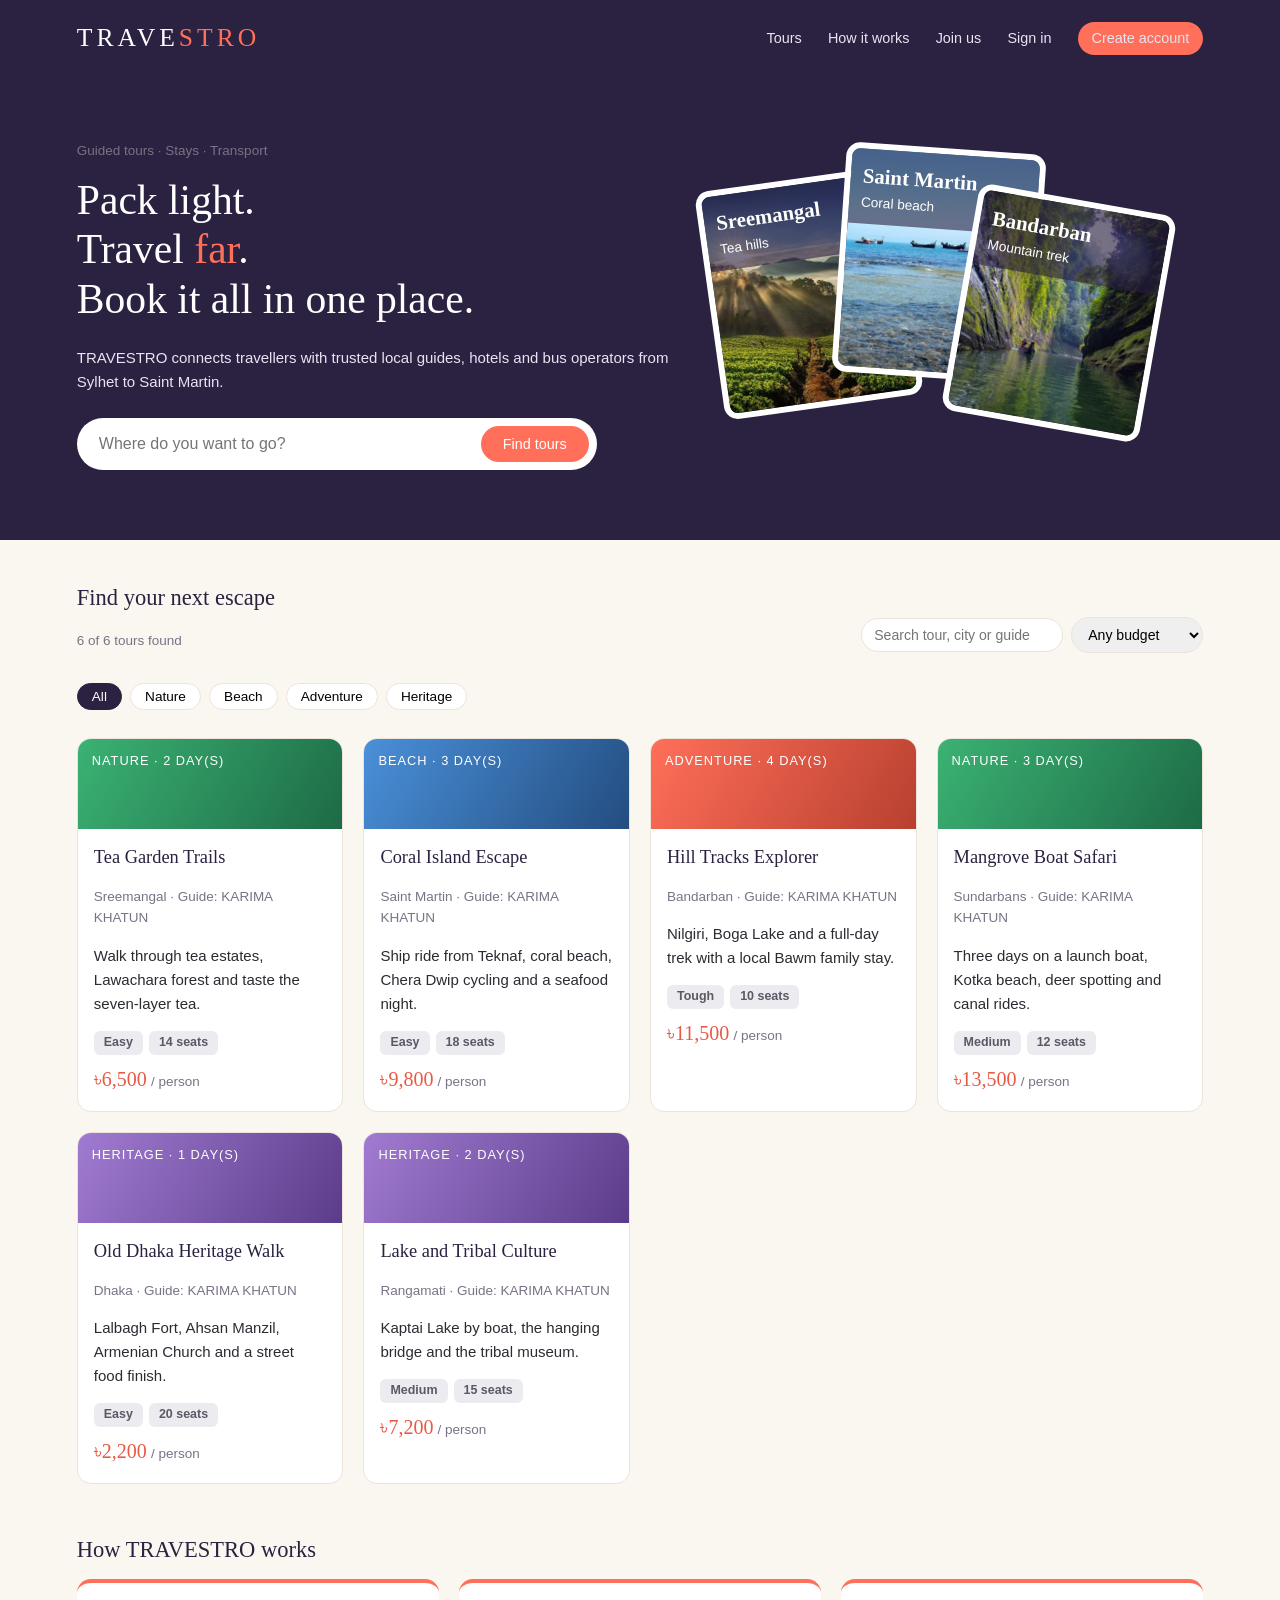
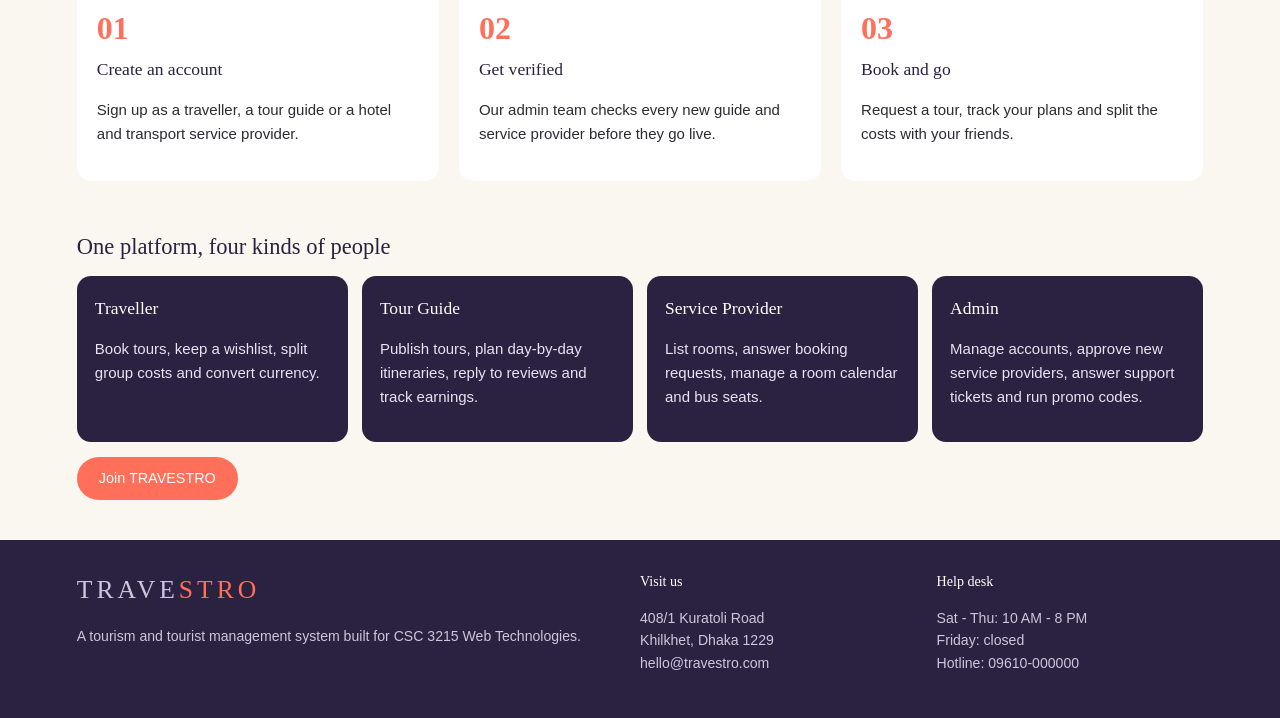
<file: index.html>
<!DOCTYPE html>
<html lang="en">
<head>
    <meta charset="UTF-8">
    <meta name="viewport" content="width=device-width, initial-scale=1.0">
    <meta name="description" content="TRAVESTRO - find guided tours, stays and transport across Bangladesh">
    <title>TRAVESTRO | Explore Bangladesh</title>
    <link rel="stylesheet" href="css/style.css">
</head>
<body>

    <header class="site-top">
        <a href="index.html" class="logo">TRAVE<span>STRO</span></a>
        <nav class="site-links">
            <a href="#tours">Tours</a>
            <a href="#how">How it works</a>
            <a href="#join">Join us</a>
            <a href="signin.html">Sign in</a>
            <a href="signup.html" class="btn btn-coral btn-mini">Create account</a>
        </nav>
    </header>

    <section class="hero">
        <div>
            <p class="muted">Guided tours &middot; Stays &middot; Transport</p>
            <h1>Pack light.<br>Travel <em>far</em>.<br>Book it all in one place.</h1>
            <p>TRAVESTRO connects travellers with trusted local guides, hotels and bus operators from Sylhet to Saint Martin.</p>

            <form id="heroForm" class="hero-search">
                <label for="heroKeyword" class="hidden">Where to?</label>
                <input type="text" id="heroKeyword" placeholder="Where do you want to go?">
                <button type="submit" class="btn btn-coral">Find tours</button>
            </form>
        </div>

        <div class="postcards">
            <div class="postcard one">
                <img src="image/postcard-sreemangal.jpg" alt="Tea garden in Sreemangal at sunrise">
                <span class="postcard-label"><strong>Sreemangal</strong>Tea hills</span>
            </div>
            <div class="postcard two">
                <img src="image/postcard-saintmartin.jpg" alt="Boats on the clear sea at Saint Martin">
                <span class="postcard-label"><strong>Saint Martin</strong>Coral beach</span>
            </div>
            <div class="postcard three">
                <img src="image/postcard-bandarban.jpg" alt="Boat in a green canyon in Bandarban">
                <span class="postcard-label"><strong>Bandarban</strong>Mountain trek</span>
            </div>
        </div>
    </section>

    <main class="page-wrap">

        <section id="tours">
            <div class="section-head">
                <div>
                    <h2>Find your next escape</h2>
                    <p class="muted" id="tourCount">0 tours found</p>
                </div>

                <div class="toolbar">
                    <label for="tourSearch" class="hidden">Search tours</label>
                    <input type="text" id="tourSearch" placeholder="Search tour, city or guide">

                    <label for="budgetFilter" class="hidden">Budget</label>
                    <select id="budgetFilter">
                        <option value="0">Any budget</option>
                        <option value="5000">Up to ৳5,000</option>
                        <option value="10000">Up to ৳10,000</option>
                        <option value="15000">Up to ৳15,000</option>
                    </select>
                </div>
            </div>

            <div class="chips" id="tagChips">
                <button type="button" class="on" data-tag="All">All</button>
                <button type="button" data-tag="Nature">Nature</button>
                <button type="button" data-tag="Beach">Beach</button>
                <button type="button" data-tag="Adventure">Adventure</button>
                <button type="button" data-tag="Heritage">Heritage</button>
            </div>
            <br>

            <div class="tour-grid" id="tourGrid">
                <!-- home.js puts tour cards here -->
            </div>
        </section>

        <br><br>

        <section id="how">
            <h2>How TRAVESTRO works</h2>
            <div class="steps-row">
                <div class="step-box">
                    <b>01</b>
                    <h3>Create an account</h3>
                    <p>Sign up as a traveller, a tour guide or a hotel and transport service provider.</p>
                </div>
                <div class="step-box">
                    <b>02</b>
                    <h3>Get verified</h3>
                    <p>Our admin team checks every new guide and service provider before they go live.</p>
                </div>
                <div class="step-box">
                    <b>03</b>
                    <h3>Book and go</h3>
                    <p>Request a tour, track your plans and split the costs with your friends.</p>
                </div>
            </div>
        </section>

        <br><br>

        <section id="join">
            <h2>One platform, four kinds of people</h2>
            <div class="roles-strip">
                <div class="role-box">
                    <h3>Traveller</h3>
                    <p>Book tours, keep a wishlist, split group costs and convert currency.</p>
                </div>
                <div class="role-box">
                    <h3>Tour Guide</h3>
                    <p>Publish tours, plan day-by-day itineraries, reply to reviews and track earnings.</p>
                </div>
                <div class="role-box">
                    <h3>Service Provider</h3>
                    <p>List rooms, answer booking requests, manage a room calendar and bus seats.</p>
                </div>
                <div class="role-box">
                    <h3>Admin</h3>
                    <p>Manage accounts, approve new service providers, answer support tickets and run promo codes.</p>
                </div>
            </div>
            <p><a href="signup.html" class="btn btn-coral">Join TRAVESTRO</a></p>
        </section>

    </main>

    <footer class="site-foot">
        <div>
            <a href="index.html" class="logo">TRAVE<span>STRO</span></a>
            <p>A tourism and tourist management system built for CSC 3215 Web Technologies.</p>
        </div>
        <div>
            <h4>Visit us</h4>
            <p>408/1 Kuratoli Road<br>Khilkhet, Dhaka 1229<br>hello@travestro.com</p>
        </div>
        <div>
            <h4>Help desk</h4>
            <p>Sat - Thu: 10 AM - 8 PM<br>Friday: closed<br>Hotline: 09610-000000</p>
        </div>
    </footer>

    <script src="js/records.js"></script>
    <script src="js/helpers.js"></script>
    <script src="js/home.js"></script>
</body>
</html>
</file>
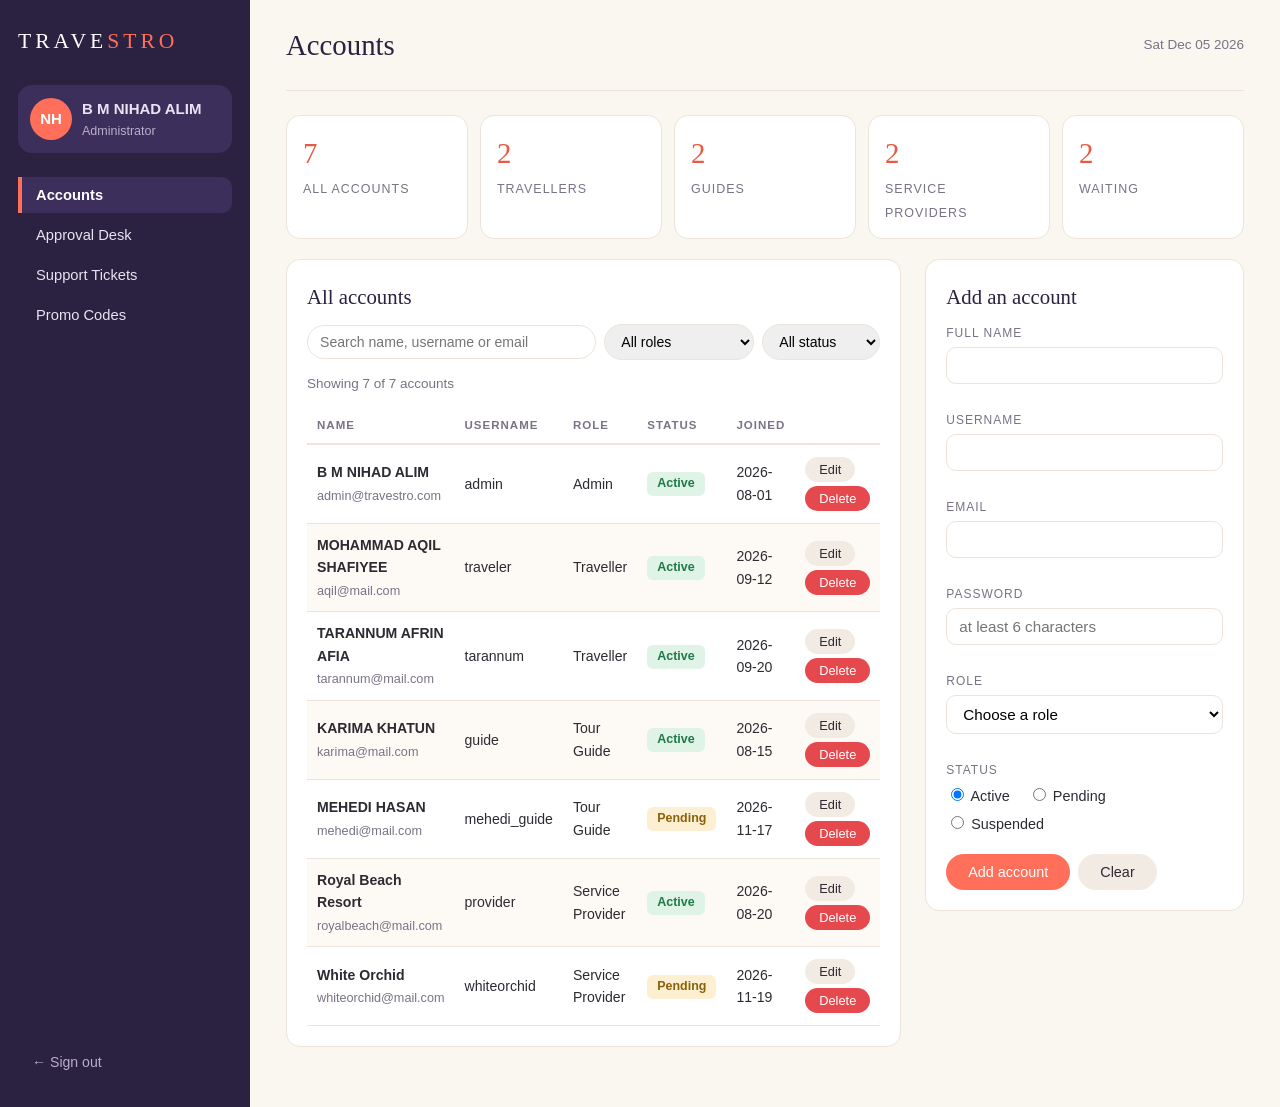
<file: admin.html>
<!DOCTYPE html>
<html lang="en">
<head>
    <meta charset="UTF-8">
    <meta name="viewport" content="width=device-width, initial-scale=1.0">
    <meta name="description" content="TRAVESTRO admin dashboard">
    <title>Admin | TRAVESTRO</title>
    <link rel="stylesheet" href="css/style.css">
</head>
<body class="dash">

    <aside class="sidebar">
        <a href="index.html" class="logo">TRAVE<span>STRO</span></a>

        <div class="profile">
            <span class="avatar">NH</span>
            <div><strong>B M NIHAD ALIM</strong><small>Administrator</small></div>
        </div>

        <button type="button" class="menu-link current" data-panel="panelAccounts">Accounts</button>
        <button type="button" class="menu-link" data-panel="panelApprovals">Approval Desk</button>
        <button type="button" class="menu-link" data-panel="panelTickets">Support Tickets</button>
        <button type="button" class="menu-link" data-panel="panelPromos">Promo Codes</button>

        <a href="signin.html" class="signout">&larr; Sign out</a>
    </aside>

    <div class="workspace">
        <header class="topbar">
            <h1 id="panelTitle">Accounts</h1>
            <span class="muted" id="todayText"></span>
        </header>

        <main>
            <section class="panel" id="panelAccounts">
                <div class="tiles">
                    <div class="tile"><b id="countAll">0</b><span>All accounts</span></div>
                    <div class="tile"><b id="countTravelers">0</b><span>Travellers</span></div>
                    <div class="tile"><b id="countGuides">0</b><span>Guides</span></div>
                    <div class="tile"><b id="countPartners">0</b><span>Service Providers</span></div>
                    <div class="tile"><b id="countPending">0</b><span>Waiting</span></div>
                </div>

                <div class="split">
                    <div class="box">
                        <h2>All accounts</h2>
                        <div class="toolbar">
                            <label for="accSearch" class="hidden">Search</label>
                            <input type="text" id="accSearch" placeholder="Search name, username or email">
                            <label for="roleFilter" class="hidden">Role</label>
                            <select id="roleFilter">
                                <option value="">All roles</option>
                                <option value="admin">Admin</option>
                                <option value="traveler">Traveller</option>
                                <option value="guide">Guide</option>
                                <option value="provider">Service Provider</option>
                            </select>
                            <label for="statusFilter" class="hidden">Status</label>
                            <select id="statusFilter">
                                <option value="">All status</option>
                                <option>Active</option>
                                <option>Pending</option>
                                <option>Suspended</option>
                                <option>Rejected</option>
                            </select>
                        </div>
                        <p class="muted" id="accCount"></p>
                        <div class="table-scroll">
                            <table class="grid-table">
                                <thead>
                                    <tr><th>Name</th><th>Username</th><th>Role</th><th>Status</th><th>Joined</th><th></th></tr>
                                </thead>
                                <tbody id="accRows"></tbody>
                            </table>
                        </div>
                    </div>

                    <form class="box" id="accountForm" novalidate>
                        <h2 id="accFormTitle">Add an account</h2>

                        <div class="field">
                            <label for="accName">Full name</label>
                            <input type="text" id="accName">
                            <small class="field-error" id="accNameError"></small>
                        </div>
                        <div class="field">
                            <label for="accUser">Username</label>
                            <input type="text" id="accUser">
                            <small class="field-error" id="accUserError"></small>
                        </div>
                        <div class="field">
                            <label for="accEmail">Email</label>
                            <input type="email" id="accEmail">
                            <small class="field-error" id="accEmailError"></small>
                        </div>
                        <div class="field">
                            <label for="accPass">Password</label>
                            <input type="text" id="accPass" placeholder="at least 6 characters">
                            <small class="field-error" id="accPassError"></small>
                        </div>
                        <div class="field">
                            <label for="accRole">Role</label>
                            <select id="accRole">
                                <option value="">Choose a role</option>
                                <option value="admin">Admin</option>
                                <option value="traveler">Traveller</option>
                                <option value="guide">Guide</option>
                                <option value="provider">Service Provider</option>
                            </select>
                            <small class="field-error" id="accRoleError"></small>
                        </div>
                        <div class="field">
                            <span class="label">Status</span>
                            <label class="check"><input type="radio" name="accStatus" value="Active" checked> Active</label>
                            <label class="check"><input type="radio" name="accStatus" value="Pending"> Pending</label>
                            <label class="check"><input type="radio" name="accStatus" value="Suspended"> Suspended</label>
                        </div>

                        <div class="form-buttons">
                            <button type="submit" class="btn btn-coral" id="accSaveBtn">Add account</button>
                            <button type="button" class="btn btn-light" id="accCancelBtn">Clear</button>
                        </div>
                    </form>
                </div>
            </section>

            <section class="panel hidden" id="panelApprovals">
                <div class="split">
                    <div>
                        <div class="box">
                            <h2>Waiting for approval</h2>
                            <div id="waitingList"></div>
                        </div>
                        <div class="box">
                            <h2>Decision history</h2>
                            <div id="historyList"></div>
                        </div>
                    </div>

                    <form class="box" id="decisionForm" novalidate>
                        <h2>Make a decision</h2>
                        <div class="field">
                            <label for="pickAccount">Account</label>
                            <select id="pickAccount"></select>
                            <small class="field-error" id="pickAccountError"></small>
                        </div>
                        <div class="field" id="decisionBox">
                            <span class="label">Decision</span>
                            <label class="check"><input type="radio" name="decision" value="Approved"> Approve</label>
                            <label class="check"><input type="radio" name="decision" value="Rejected"> Reject</label>
                            <small class="field-error" id="decisionBoxError"></small>
                        </div>
                        <div class="field">
                            <label for="reason">Note / reason <span class="counter" id="reasonCount">0 / 150</span></label>
                            <textarea id="reason" rows="4" maxlength="150" placeholder="Required when you reject"></textarea>
                            <small class="field-error" id="reasonError"></small>
                        </div>
                        <button type="submit" class="btn btn-plum">Save decision</button>
                    </form>
                </div>
            </section>

            <section class="panel hidden" id="panelTickets">
                <div class="tiles">
                    <div class="tile"><b id="tOpen">0</b><span>Open</span></div>
                    <div class="tile"><b id="tProgress">0</b><span>In progress</span></div>
                    <div class="tile"><b id="tResolved">0</b><span>Resolved</span></div>
                    <div class="tile"><b id="tHigh">0</b><span>High priority open</span></div>
                </div>

                <div class="box">
                    <div class="toolbar">
                        <label for="ticketSearch" class="hidden">Search</label>
                        <input type="text" id="ticketSearch" placeholder="Search subject or user">
                        <label for="ticketStatus" class="hidden">Status</label>
                        <select id="ticketStatus">
                            <option value="">Any status</option>
                            <option>Open</option>
                            <option>In Progress</option>
                            <option>Resolved</option>
                        </select>
                        <label for="ticketPriority" class="hidden">Priority</label>
                        <select id="ticketPriority">
                            <option value="">Any priority</option>
                            <option>High</option>
                            <option>Medium</option>
                            <option>Low</option>
                        </select>
                    </div>
                    <div id="ticketList"></div>
                </div>
            </section>

            <section class="panel hidden" id="panelPromos">
                <div class="split">
                    <div>
                        <div class="box">
                            <h2>All promo codes</h2>
                            <div class="table-scroll">
                                <table class="grid-table">
                                    <thead>
                                        <tr><th>Code</th><th>Off</th><th>Valid</th><th>State</th><th></th></tr>
                                    </thead>
                                    <tbody id="promoRows"></tbody>
                                </table>
                            </div>
                        </div>

                        <form class="box" id="testForm" novalidate>
                            <h2>Try a code</h2>
                            <div class="two-col">
                                <div class="field">
                                    <label for="testCode">Code</label>
                                    <input type="text" id="testCode" placeholder="WINTER25">
                                    <small class="field-error" id="testCodeError"></small>
                                </div>
                                <div class="field">
                                    <label for="testAmount">Booking amount (৳)</label>
                                    <input type="number" id="testAmount" min="1" placeholder="10000">
                                    <small class="field-error" id="testAmountError"></small>
                                </div>
                            </div>
                            <button type="submit" class="btn btn-light">Check</button>
                            <p class="result-line hidden" id="testResult"></p>
                        </form>
                    </div>

                    <form class="box" id="promoForm" novalidate>
                        <h2>New promo code</h2>
                        <div class="field">
                            <label for="promoCode">Code</label>
                            <input type="text" id="promoCode" placeholder="CAPITAL letters + numbers">
                            <small class="field-error" id="promoCodeError"></small>
                        </div>
                        <div class="field">
                            <label for="promoPercent">Discount (%)</label>
                            <input type="number" id="promoPercent" min="5" max="50" placeholder="5 - 50">
                            <small class="field-error" id="promoPercentError"></small>
                        </div>
                        <div class="two-col">
                            <div class="field">
                                <label for="promoFrom">Starts</label>
                                <input type="date" id="promoFrom">
                                <small class="field-error" id="promoFromError"></small>
                            </div>
                            <div class="field">
                                <label for="promoTo">Ends</label>
                                <input type="date" id="promoTo">
                                <small class="field-error" id="promoToError"></small>
                            </div>
                        </div>
                        <div class="field">
                            <label for="promoNote">Note</label>
                            <input type="text" id="promoNote" placeholder="e.g. Victory day offer">
                        </div>
                        <button type="submit" class="btn btn-coral">Add code</button>
                    </form>
                </div>
            </section>

        </main>
    </div>

    <div id="toast" class="toast"></div>

    <script src="js/records.js"></script>
    <script src="js/helpers.js"></script>
    <script src="js/admin.js"></script>
</body>
</html>
</file>
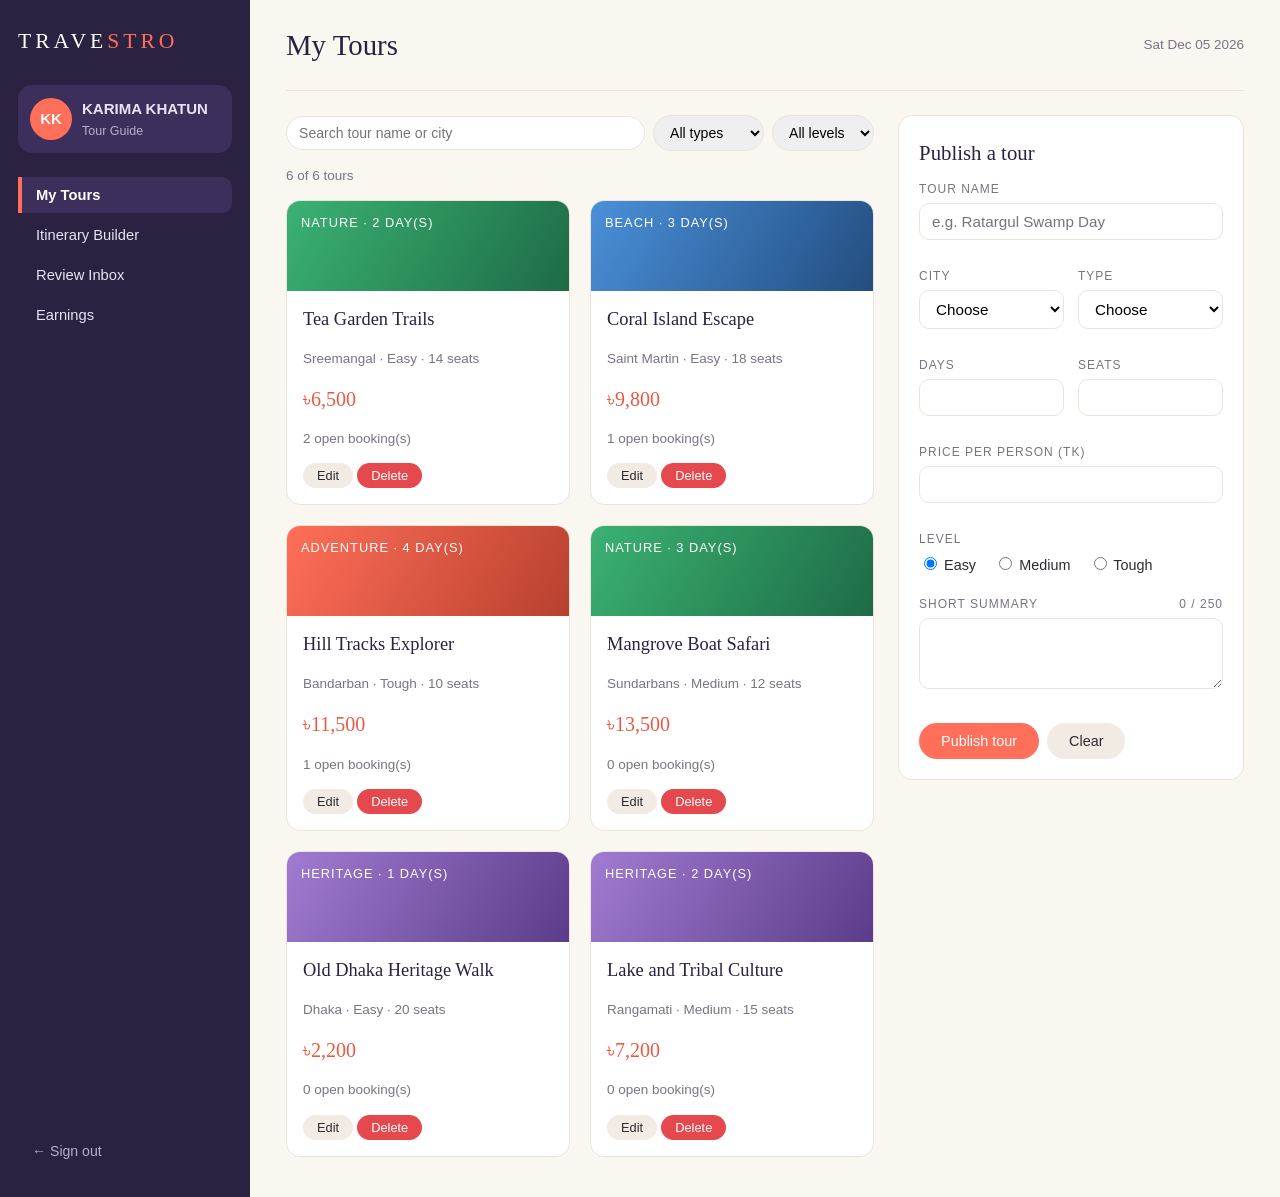
<file: guide.html>
<!DOCTYPE html>
<html lang="en">

<head>
    <meta charset="UTF-8">
    <meta name="viewport" content="width=device-width, initial-scale=1.0">
    <meta name="description" content="TRAVESTRO tour guide dashboard">
    <title>Tour Guide | TRAVESTRO</title>
    <link rel="stylesheet" href="css/style.css">
</head>

<body class="dash">

    <aside class="sidebar">
        <a href="index.html" class="logo">TRAVE<span>STRO</span></a>

        <div class="profile">
            <span class="avatar">KK</span>
            <div><strong>KARIMA KHATUN</strong><small>Tour Guide</small></div>
        </div>

        <button type="button" class="menu-link current" data-panel="panelTours">My Tours</button>
        <button type="button" class="menu-link" data-panel="panelPlan">Itinerary Builder</button>
        <button type="button" class="menu-link" data-panel="panelReviews">Review Inbox</button>
        <button type="button" class="menu-link" data-panel="panelEarnings">Earnings</button>

        <a href="signin.html" class="signout">&larr; Sign out</a>
    </aside>

    <div class="workspace">
        <header class="topbar">
            <h1 id="panelTitle">My Tours</h1>
            <span class="muted" id="todayText"></span>
        </header>

        <main>


            <section class="panel" id="panelTours">
                <div class="split">
                    <div>
                        <div class="toolbar">
                            <label for="tourSearch" class="hidden">Search</label>
                            <input type="text" id="tourSearch" placeholder="Search tour name or city">
                            <label for="tagFilter" class="hidden">Type</label>
                            <select id="tagFilter">
                                <option value="">All types</option>
                                <option>Nature</option>
                                <option>Beach</option>
                                <option>Adventure</option>
                                <option>Heritage</option>
                            </select>
                            <label for="levelFilter" class="hidden">Level</label>
                            <select id="levelFilter">
                                <option value="">All levels</option>
                                <option>Easy</option>
                                <option>Medium</option>
                                <option>Tough</option>
                            </select>
                        </div>
                        <p class="muted" id="tourCount"></p>
                        <div class="tour-grid" id="tourCards"></div>
                    </div>

                    <form class="box" id="tourForm" novalidate>
                        <h2 id="tourFormTitle">Publish a tour</h2>
                        <div class="field">
                            <label for="tourName">Tour name</label>
                            <input type="text" id="tourName" placeholder="e.g. Ratargul Swamp Day">
                            <small class="field-error" id="tourNameError"></small>
                        </div>
                        <div class="two-col">
                            <div class="field">
                                <label for="tourCity">City</label>
                                <select id="tourCity">
                                    <option value="">Choose</option>
                                    <option>Sreemangal</option>
                                    <option>Sylhet</option>
                                    <option>Saint Martin</option>
                                    <option>Cox's Bazar</option>
                                    <option>Bandarban</option>
                                    <option>Rangamati</option>
                                    <option>Sundarbans</option>
                                    <option>Dhaka</option>
                                </select>
                                <small class="field-error" id="tourCityError"></small>
                            </div>
                            <div class="field">
                                <label for="tourTag">Type</label>
                                <select id="tourTag">
                                    <option value="">Choose</option>
                                    <option>Nature</option>
                                    <option>Beach</option>
                                    <option>Adventure</option>
                                    <option>Heritage</option>
                                </select>
                                <small class="field-error" id="tourTagError"></small>
                            </div>
                            <div class="field">
                                <label for="tourDays">Days</label>
                                <input type="number" id="tourDays" min="1" max="15">
                                <small class="field-error" id="tourDaysError"></small>
                            </div>
                            <div class="field">
                                <label for="tourSeats">Seats</label>
                                <input type="number" id="tourSeats" min="1" max="40">
                                <small class="field-error" id="tourSeatsError"></small>
                            </div>
                        </div>
                        <div class="field">
                            <label for="tourPrice">Price per person (TK)</label>
                            <input type="number" id="tourPrice" min="500" max="100000">
                            <small class="field-error" id="tourPriceError"></small>
                        </div>
                        <div class="field">
                            <span class="label">Level</span>
                            <label class="check"><input type="radio" name="tourLevel" value="Easy" checked> Easy</label>
                            <label class="check"><input type="radio" name="tourLevel" value="Medium"> Medium</label>
                            <label class="check"><input type="radio" name="tourLevel" value="Tough"> Tough</label>
                        </div>
                        <div class="field">
                            <label for="tourSummary">Short summary <span class="counter" id="summaryCount">0 /
                                    250</span></label>
                            <textarea id="tourSummary" rows="3" maxlength="250"></textarea>
                            <small class="field-error" id="tourSummaryError"></small>
                        </div>
                        <div class="form-buttons">
                            <button type="submit" class="btn btn-coral" id="tourSaveBtn">Publish tour</button>
                            <button type="button" class="btn btn-light" id="tourCancelBtn">Clear</button>
                        </div>
                    </form>
                </div>
            </section>


            <section class="panel hidden" id="panelPlan">
                <div class="split">
                    <div class="box">
                        <div class="field">
                            <label for="planTour">Tour</label>
                            <span id="planTourHolder"></span>
                        </div>
                        <p class="muted" id="planInfo"></p>
                        <div class="timeline" id="planTimeline"></div>
                    </div>

                    <form class="box" id="planForm" novalidate>
                        <h2>Add a stop</h2>
                        <div class="two-col">
                            <div class="field">
                                <label for="planDay">Day</label>
                                <input type="number" id="planDay" min="1" value="1">
                                <small class="field-error" id="planDayError"></small>
                            </div>
                            <div class="field">
                                <label for="planTime">Time</label>
                                <input type="time" id="planTime">
                                <small class="field-error" id="planTimeError"></small>
                            </div>
                        </div>
                        <div class="field">
                            <label for="planActivity">Activity</label>
                            <input type="text" id="planActivity" placeholder="e.g. Lunch at a local restaurant">
                            <small class="field-error" id="planActivityError"></small>
                        </div>
                        <button type="submit" class="btn btn-coral">Add to plan</button>
                    </form>
                </div>
            </section>


            <section class="panel hidden" id="panelReviews">
                <div class="tiles">
                    <div class="tile"><b id="avgScore">0.0</b><span>Average rating</span></div>
                    <div class="tile"><b id="reviewTotal">0</b><span>Reviews</span></div>
                    <div class="tile"><b id="needReply">0</b><span>Need a reply</span></div>
                </div>

                <div class="box">
                    <div class="toolbar">
                        <label for="replyFilter" class="hidden">Show</label>
                        <select id="replyFilter">
                            <option value="all">All reviews</option>
                            <option value="todo">Needs reply</option>
                            <option value="done">Replied</option>
                        </select>
                        <label for="starFilter" class="hidden">Stars</label>
                        <select id="starFilter">
                            <option value="0">Any rating</option>
                            <option value="5">5 stars</option>
                            <option value="4">4 stars</option>
                            <option value="3">3 stars</option>
                            <option value="2">2 stars</option>
                            <option value="1">1 star</option>
                        </select>
                    </div>
                    <div id="reviewList"></div>
                </div>
            </section>


            <section class="panel hidden" id="panelEarnings">
                <div class="tiles">
                    <div class="tile"><b id="earnTotal">TK0</b><span>My earnings (80%)</span></div>
                    <div class="tile"><b id="earnTrips">0</b><span>Trips</span></div>
                    <div class="tile"><b id="earnPeople">0</b><span>Travellers guided</span></div>
                </div>

                <div class="box">
                    <div class="toolbar">
                        <label for="monthFilter" class="hidden">Month</label>
                        <select id="monthFilter"></select>
                        <label for="earnStatus" class="hidden">Status</label>
                        <select id="earnStatus">
                            <option value="">Confirmed + completed</option>
                            <option>Confirmed</option>
                            <option>Completed</option>
                        </select>
                    </div>
                    <div class="table-scroll">
                        <table class="grid-table">
                            <thead>
                                <tr>
                                    <th>Date</th>
                                    <th>Tour</th>
                                    <th>Traveller</th>
                                    <th>People</th>
                                    <th>Trip value</th>
                                    <th>My share</th>
                                    <th>Status</th>
                                </tr>
                            </thead>
                            <tbody id="earnRows"></tbody>
                        </table>
                    </div>
                    <p class="muted">TRAVESTRO keeps 20% as a service fee. Requested trips are not counted until they
                        are confirmed.</p>
                </div>
            </section>

        </main>
    </div>

    <div id="toast" class="toast"></div>

    <script src="js/records.js"></script>
    <script src="js/helpers.js"></script>
    <script src="js/guide.js"></script>
</body>

</html>
</file>
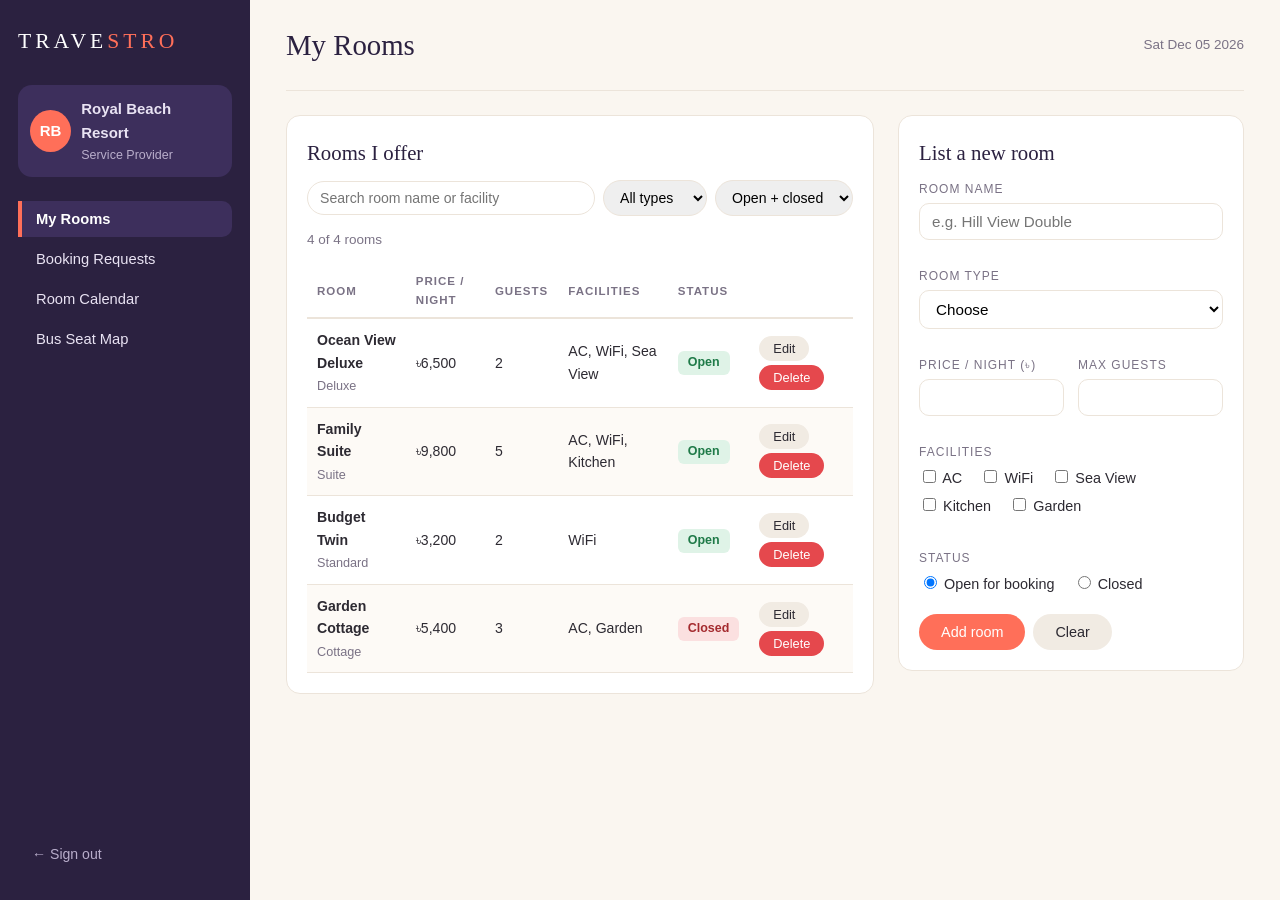
<file: provider.html>
<!DOCTYPE html>
<html lang="en">

<head>
    <meta charset="UTF-8">
    <meta name="viewport" content="width=device-width, initial-scale=1.0">
    <meta name="description" content="TRAVESTRO service provider dashboard for hotels and transport">
    <title>Service Provider | TRAVESTRO</title>
    <link rel="stylesheet" href="css/style.css">
</head>

<body class="dash">

    <aside class="sidebar">
        <a href="index.html" class="logo">TRAVE<span>STRO</span></a>

        <div class="profile">
            <span class="avatar">RB</span>
            <div><strong>Royal Beach Resort</strong><small>Service Provider</small></div>
        </div>

        <button type="button" class="menu-link current" data-panel="panelStays">My Rooms</button>
        <button type="button" class="menu-link" data-panel="panelRequests">Booking Requests</button>
        <button type="button" class="menu-link" data-panel="panelCalendar">Room Calendar</button>
        <button type="button" class="menu-link" data-panel="panelSeats">Bus Seat Map</button>

        <a href="signin.html" class="signout">&larr; Sign out</a>
    </aside>

    <div class="workspace">
        <header class="topbar">
            <h1 id="panelTitle">My Rooms</h1>
            <span class="muted" id="todayText"></span>
        </header>

        <main>

            <section class="panel" id="panelStays">
                <div class="split">
                    <div class="box">
                        <h2>Rooms I offer</h2>
                        <div class="toolbar">
                            <label for="staySearch" class="hidden">Search</label>
                            <input type="text" id="staySearch" placeholder="Search room name or facility">
                            <label for="typeFilter" class="hidden">Type</label>
                            <select id="typeFilter">
                                <option value="">All types</option>
                                <option>Standard</option>
                                <option>Deluxe</option>
                                <option>Suite</option>
                                <option>Cottage</option>
                            </select>
                            <label for="openFilter" class="hidden">Status</label>
                            <select id="openFilter">
                                <option value="">Open + closed</option>
                                <option>Open</option>
                                <option>Closed</option>
                            </select>
                        </div>
                        <p class="muted" id="stayCount"></p>
                        <div class="table-scroll">
                            <table class="grid-table">
                                <thead>
                                    <tr>
                                        <th>Room</th>
                                        <th>Price / night</th>
                                        <th>Guests</th>
                                        <th>Facilities</th>
                                        <th>Status</th>
                                        <th></th>
                                    </tr>
                                </thead>
                                <tbody id="stayRows"></tbody>
                            </table>
                        </div>
                    </div>

                    <form class="box" id="stayForm" novalidate>
                        <h2 id="stayFormTitle">List a new room</h2>
                        <div class="field">
                            <label for="stayTitle">Room name</label>
                            <input type="text" id="stayTitle" placeholder="e.g. Hill View Double">
                            <small class="field-error" id="stayTitleError"></small>
                        </div>
                        <div class="field">
                            <label for="stayType">Room type</label>
                            <select id="stayType">
                                <option value="">Choose</option>
                                <option>Standard</option>
                                <option>Deluxe</option>
                                <option>Suite</option>
                                <option>Cottage</option>
                            </select>
                            <small class="field-error" id="stayTypeError"></small>
                        </div>
                        <div class="two-col">
                            <div class="field">
                                <label for="stayPrice">Price / night (৳)</label>
                                <input type="number" id="stayPrice" min="500" max="50000">
                                <small class="field-error" id="stayPriceError"></small>
                            </div>
                            <div class="field">
                                <label for="stayGuests">Max guests</label>
                                <input type="number" id="stayGuests" min="1" max="8">
                                <small class="field-error" id="stayGuestsError"></small>
                            </div>
                        </div>
                        <div class="field" id="facilityBox">
                            <span class="label">Facilities</span>
                            <label class="check"><input type="checkbox" name="facility" value="AC"> AC</label>
                            <label class="check"><input type="checkbox" name="facility" value="WiFi"> WiFi</label>
                            <label class="check"><input type="checkbox" name="facility" value="Sea View"> Sea
                                View</label>
                            <label class="check"><input type="checkbox" name="facility" value="Kitchen"> Kitchen</label>
                            <label class="check"><input type="checkbox" name="facility" value="Garden"> Garden</label>
                            <small class="field-error" id="facilityBoxError"></small>
                        </div>
                        <div class="field">
                            <span class="label">Status</span>
                            <label class="check"><input type="radio" name="stayStatus" value="Open" checked> Open for
                                booking</label>
                            <label class="check"><input type="radio" name="stayStatus" value="Closed"> Closed</label>
                        </div>
                        <div class="form-buttons">
                            <button type="submit" class="btn btn-coral" id="staySaveBtn">Add room</button>
                            <button type="button" class="btn btn-light" id="stayCancelBtn">Clear</button>
                        </div>
                    </form>
                </div>
            </section>

            <section class="panel hidden" id="panelRequests">
                <div class="tiles">
                    <div class="tile"><b id="rWaiting">0</b><span>Waiting</span></div>
                    <div class="tile"><b id="rAccepted">0</b><span>Accepted</span></div>
                    <div class="tile"><b id="rDeclined">0</b><span>Declined</span></div>
                    <div class="tile"><b id="rIncome">৳0</b><span>Accepted value</span></div>
                </div>

                <div class="box">
                    <p class="muted">A request can be accepted only if the room is open, big enough, and free on those
                        nights. Accepting blocks the nights in the room calendar.</p>
                    <div class="toolbar">
                        <label for="reqSearch" class="hidden">Search</label>
                        <input type="text" id="reqSearch" placeholder="Search guest or room">
                        <label for="reqFilter" class="hidden">Status</label>
                        <select id="reqFilter">
                            <option value="">All requests</option>
                            <option>Waiting</option>
                            <option>Accepted</option>
                            <option>Declined</option>
                        </select>
                    </div>
                    <div class="table-scroll">
                        <table class="grid-table">
                            <thead>
                                <tr>
                                    <th>Guest</th>
                                    <th>Room</th>
                                    <th>Check-in</th>
                                    <th>Nights</th>
                                    <th>Guests</th>
                                    <th>Bill</th>
                                    <th>Status</th>
                                    <th></th>
                                </tr>
                            </thead>
                            <tbody id="reqRows"></tbody>
                        </table>
                    </div>
                </div>
            </section>

            <section class="panel hidden" id="panelCalendar">
                <div class="box">
                    <div class="item-row">
                        <h2 id="weekLabel">This week</h2>
                        <span class="form-buttons">
                            <button type="button" class="btn btn-light btn-mini" id="prevWeek">&larr; Previous
                                week</button>
                            <button type="button" class="btn btn-light btn-mini" id="thisWeek">Today</button>
                            <button type="button" class="btn btn-light btn-mini" id="nextWeek">Next week &rarr;</button>
                        </span>
                    </div>
                    <p class="muted">Click a night to block it (for repairs or walk-in guests) or to free it again.</p>
                    <div class="table-scroll">
                        <table class="grid-table">
                            <thead id="calHead"></thead>
                            <tbody id="calBody"></tbody>
                        </table>
                    </div>
                    <p id="calSummary"></p>
                </div>
            </section>

            <section class="panel hidden" id="panelSeats">
                <div class="split">
                    <div class="box">
                        <div class="field">
                            <label for="busSelect">Departure</label>
                            <select id="busSelect"></select>
                        </div>
                        <p id="busInfo"></p>
                        <p class="legend">
                            <span class="tag green">Free</span>
                            <span class="tag amber">Selected</span>
                            <span class="tag red">Sold</span>
                        </p>
                        <div class="bus">
                            <p class="muted">Driver &#9655;</p>
                            <div class="seat-grid" id="seatGrid"></div>
                        </div>
                    </div>

                    <div>
                        <div class="tiles">
                            <div class="tile"><b id="seatsLeft">0</b><span>Seats left</span></div>
                            <div class="tile"><b id="seatSales">৳0</b><span>Ticket sales</span></div>
                        </div>

                        <form class="box" id="ticketForm" novalidate>
                            <h2>Sell tickets</h2>
                            <p>Selected seats: <strong id="pickedText">none</strong></p>
                            <small class="field-error" id="seatGridError"></small>
                            <div class="field">
                                <label for="passenger">Passenger name</label>
                                <input type="text" id="passenger" placeholder="e.g. Tarannum Afrin Afia">
                                <small class="field-error" id="passengerError"></small>
                            </div>
                            <div class="field">
                                <label for="passPhone">Passenger mobile</label>
                                <input type="tel" id="passPhone" placeholder="01XXXXXXXXX">
                                <small class="field-error" id="passPhoneError"></small>
                            </div>
                            <p class="notice good" id="fareLine">Fare: ৳0</p>
                            <div class="form-buttons">
                                <button type="submit" class="btn btn-coral">Confirm tickets</button>
                                <button type="button" class="btn btn-light" id="clearSeats">Clear selection</button>
                            </div>
                        </form>
                    </div>
                </div>
            </section>

        </main>
    </div>

    <div id="toast" class="toast"></div>

    <script src="js/records.js"></script>
    <script src="js/helpers.js"></script>
    <script src="js/provider.js"></script>
</body>

</html>
</file>
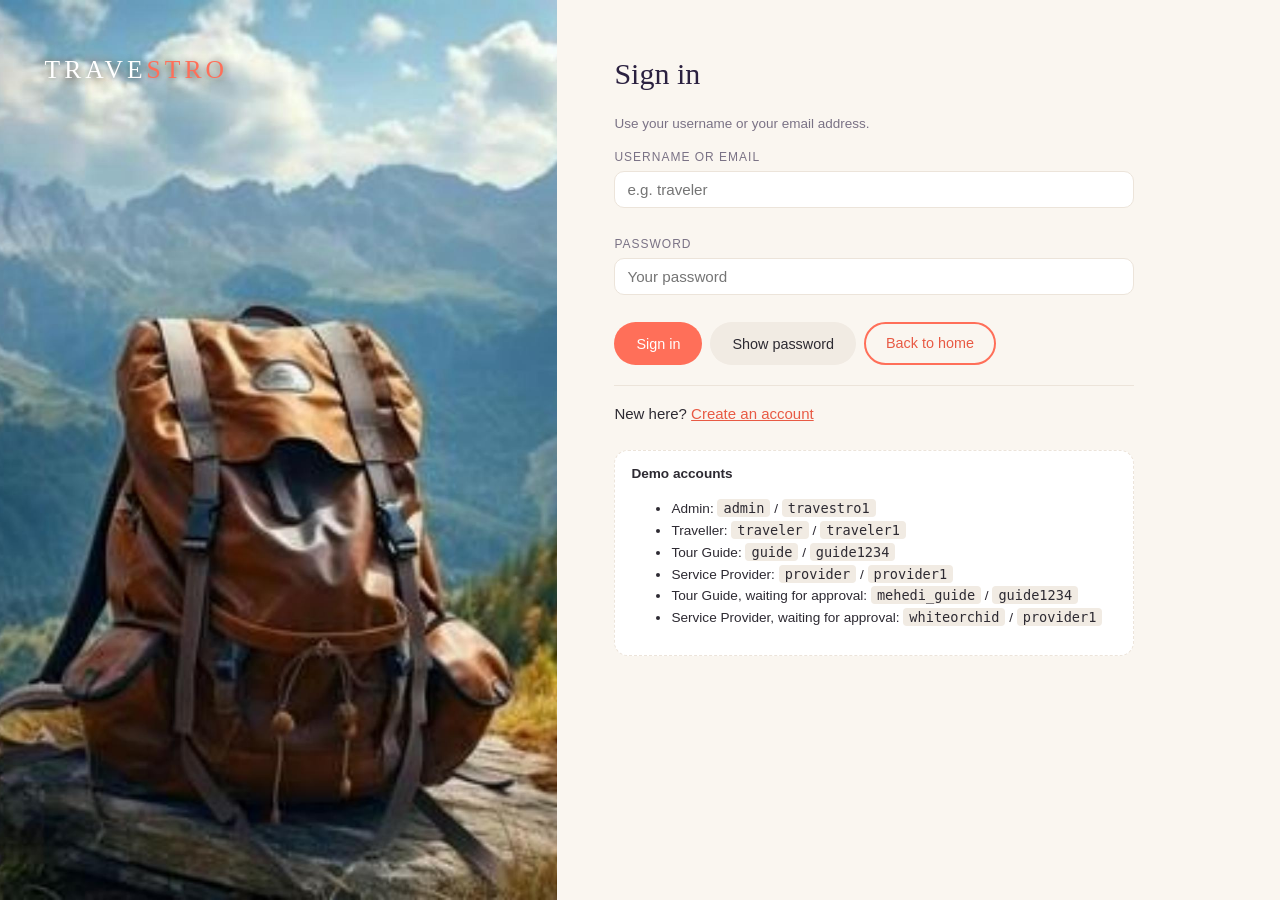
<file: signin.html>
<!DOCTYPE html>
<html lang="en">
<head>
    <meta charset="UTF-8">
    <meta name="viewport" content="width=device-width, initial-scale=1.0">
    <meta name="description" content="Sign in to TRAVESTRO">
    <title>Sign in | TRAVESTRO</title>
    <link rel="stylesheet" href="css/style.css">
</head>
<body>

    <div class="auth-page">

        <aside class="auth-side">
            <img src="image/side-signin.jpg" alt="Backpack on a mountain top" class="side-photo">
            <a href="index.html" class="logo">TRAVE<span>STRO</span></a>
        </aside>

        <main class="auth-main">
            <div class="auth-box">
                <h1>Sign in</h1>
                <p class="muted">Use your username or your email address.</p>

                <div id="signinNotice" class="notice hidden"></div>

                <form id="signinForm" method="get" novalidate>
                    <div class="field">
                        <label for="loginId">Username or email</label>
                        <input type="text" id="loginId" placeholder="e.g. traveler">
                        <small class="field-error" id="loginIdError"></small>
                    </div>

                    <div class="field">
                        <label for="loginPass">Password</label>
                        <input type="password" id="loginPass" placeholder="Your password">
                        <small class="field-error" id="loginPassError"></small>
                    </div>

                    <div class="form-buttons">
                        <button type="submit" class="btn btn-coral">Sign in</button>
                        <button type="button" id="peekBtn" class="btn btn-light">Show password</button>
                        <a href="index.html" class="btn btn-ghost">Back to home</a>
                    </div>
                </form>

                <p class="switch-line">New here? <a href="signup.html">Create an account</a></p>

                <div class="demo-list">
                    <strong>Demo accounts</strong>
                    <ul>
                        <li>Admin: <code>admin</code> / <code>travestro1</code></li>
                        <li>Traveller: <code>traveler</code> / <code>traveler1</code></li>
                        <li>Tour Guide: <code>guide</code> / <code>guide1234</code></li>
                        <li>Service Provider: <code>provider</code> / <code>provider1</code></li>
                        <li>Tour Guide, waiting for approval: <code>mehedi_guide</code> / <code>guide1234</code></li>
                        <li>Service Provider, waiting for approval: <code>whiteorchid</code> / <code>provider1</code></li>
                    </ul>
                </div>
            </div>
        </main>

    </div>

    <script src="js/records.js"></script>
    <script src="js/helpers.js"></script>
    <script src="js/signin.js"></script>
</body>
</html>
</file>
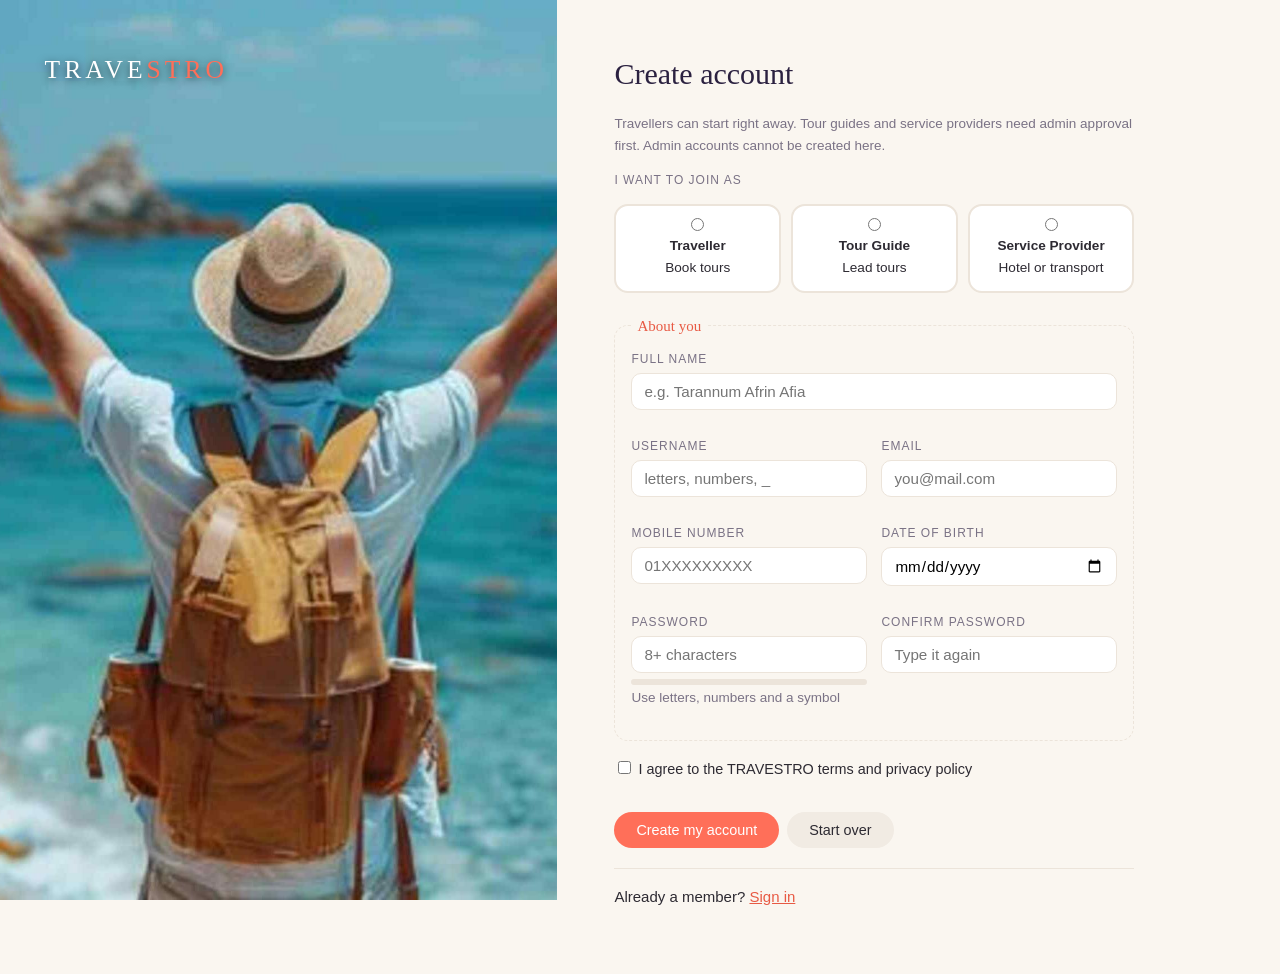
<file: signup.html>
<!DOCTYPE html>
<html lang="en">

<head>
    <meta charset="UTF-8">
    <meta name="viewport" content="width=device-width, initial-scale=1.0">
    <meta name="description" content="Create a TRAVESTRO account as a traveller, tour guide or service provider">
    <title>Create account | TRAVESTRO</title>
    <link rel="stylesheet" href="css/style.css">
</head>

<body>

    <div class="auth-page">

        <aside class="auth-side">
            <img src="image/side-traveller.jpg" alt="Traveller with a backpack at the beach" class="side-photo"
                id="sidePhoto">
            <a href="index.html" class="logo">TRAVE<span>STRO</span></a>
        </aside>

        <main class="auth-main">
            <div class="auth-box">
                <h1>Create account</h1>
                <p class="muted">Travellers can start right away. Tour guides and service providers need admin approval
                    first. Admin accounts cannot be created here.</p>

                <div id="signupNotice" class="notice hidden"></div>

                <form id="signupForm" method="get" novalidate>

                    <p class="field"><span class="label">I want to join as</span></p>
                    <div class="role-picker" id="rolePicker">
                        <label class="role-option">
                            <input type="radio" name="role" value="traveler">
                            <strong>Traveller</strong><br>Book tours
                        </label>
                        <label class="role-option">
                            <input type="radio" name="role" value="guide">
                            <strong>Tour Guide</strong><br>Lead tours
                        </label>
                        <label class="role-option">
                            <input type="radio" name="role" value="provider">
                            <strong>Service Provider</strong><br>Hotel or transport
                        </label>
                    </div>
                    <small class="field-error" id="rolePickerError"></small>

                    <fieldset>
                        <legend>About you</legend>

                        <div class="field">
                            <label for="fullName">Full name</label>
                            <input type="text" id="fullName" placeholder="e.g. Tarannum Afrin Afia">
                            <small class="field-error" id="fullNameError"></small>
                        </div>

                        <div class="two-col">
                            <div class="field">
                                <label for="userName">Username</label>
                                <input type="text" id="userName" placeholder="letters, numbers, _">
                                <small class="field-error" id="userNameError"></small>
                            </div>
                            <div class="field">
                                <label for="email">Email</label>
                                <input type="email" id="email" placeholder="you@mail.com">
                                <small class="field-error" id="emailError"></small>
                            </div>
                            <div class="field">
                                <label for="phone">Mobile number</label>
                                <input type="tel" id="phone" placeholder="01XXXXXXXXX">
                                <small class="field-error" id="phoneError"></small>
                            </div>
                            <div class="field">
                                <label for="birthDate">Date of birth</label>
                                <input type="date" id="birthDate">
                                <small class="field-error" id="birthDateError"></small>
                            </div>
                            <div class="field">
                                <label for="password">Password</label>
                                <input type="password" id="password" placeholder="8+ characters">
                                <div class="strength">
                                    <div class="strength-fill" id="strengthFill"></div>
                                </div>
                                <small class="muted" id="strengthText">Use letters, numbers and a symbol</small>
                                <small class="field-error" id="passwordError"></small>
                            </div>
                            <div class="field">
                                <label for="confirmPass">Confirm password</label>
                                <input type="password" id="confirmPass" placeholder="Type it again">
                                <small class="field-error" id="confirmPassError"></small>
                            </div>
                        </div>
                    </fieldset>

                    <fieldset id="travelerPart" class="hidden">
                        <legend>Traveller details</legend>
                        <div class="field">
                            <label for="homeCity">Home city</label>
                            <select id="homeCity">
                                <option value="">Choose a city</option>
                                <option>Dhaka</option>
                                <option>Chattogram</option>
                                <option>Sylhet</option>
                                <option>Khulna</option>
                                <option>Rajshahi</option>
                                <option>Barishal</option>
                                <option>Rangpur</option>
                                <option>Mymensingh</option>
                            </select>
                            <small class="field-error" id="homeCityError"></small>
                        </div>
                        <div class="field" id="tripTypes">
                            <span class="label">Trips I like (pick at least one)</span>
                            <label class="check"><input type="checkbox" name="tripType" value="Nature"> Nature</label>
                            <label class="check"><input type="checkbox" name="tripType" value="Beach"> Beach</label>
                            <label class="check"><input type="checkbox" name="tripType" value="Adventure">
                                Adventure</label>
                            <label class="check"><input type="checkbox" name="tripType" value="Heritage">
                                Heritage</label>
                            <small class="field-error" id="tripTypesError"></small>
                        </div>
                    </fieldset>

                    <fieldset id="guidePart" class="hidden">
                        <legend>Tour guide details</legend>
                        <div class="two-col">
                            <div class="field">
                                <label for="licenseNo">Guide licence no.</label>
                                <input type="text" id="licenseNo" placeholder="TG-12345">
                                <small class="field-error" id="licenseNoError"></small>
                            </div>
                            <div class="field">
                                <label for="yearsExp">Years of experience</label>
                                <input type="number" id="yearsExp" min="0" max="40" placeholder="0 - 40">
                                <small class="field-error" id="yearsExpError"></small>
                            </div>
                        </div>
                        <div class="field">
                            <label for="region">Main region</label>
                            <select id="region">
                                <option value="">Choose a region</option>
                                <option>Sylhet division</option>
                                <option>Chattogram hill tracts</option>
                                <option>Cox's Bazar coast</option>
                                <option>Sundarbans</option>
                                <option>Dhaka city</option>
                            </select>
                            <small class="field-error" id="regionError"></small>
                        </div>
                        <div class="field" id="languages">
                            <span class="label">Languages (pick at least one)</span>
                            <label class="check"><input type="checkbox" name="language" value="Bangla"> Bangla</label>
                            <label class="check"><input type="checkbox" name="language" value="English"> English</label>
                            <label class="check"><input type="checkbox" name="language" value="Hindi"> Hindi</label>
                            <label class="check"><input type="checkbox" name="language" value="Chinese"> Chinese</label>
                            <small class="field-error" id="languagesError"></small>
                        </div>
                    </fieldset>

                    <fieldset id="providerPart" class="hidden">
                        <legend>Service provider details</legend>
                        <div class="two-col">
                            <div class="field">
                                <label for="businessName">Business name</label>
                                <input type="text" id="businessName" placeholder="e.g. Royal Beach Resort">
                                <small class="field-error" id="businessNameError"></small>
                            </div>
                            <div class="field">
                                <label for="tradeNo">Trade licence no.</label>
                                <input type="text" id="tradeNo" placeholder="TRD-123456">
                                <small class="field-error" id="tradeNoError"></small>
                            </div>
                        </div>
                        <div class="field" id="partnerType">
                            <span class="label">We offer</span>
                            <label class="check"><input type="radio" name="offer" value="Hotel"> Hotel / Resort</label>
                            <label class="check"><input type="radio" name="offer" value="Transport"> Bus / Ship</label>
                            <label class="check"><input type="radio" name="offer" value="Both"> Both</label>
                            <small class="field-error" id="partnerTypeError"></small>
                        </div>
                        <div class="field">
                            <label for="address">Business address</label>
                            <textarea id="address" rows="2" placeholder="Road, area, city"></textarea>
                            <small class="field-error" id="addressError"></small>
                        </div>
                    </fieldset>

                    <div class="field" id="agreeBox">
                        <label class="check"><input type="checkbox" id="agree"> I agree to the TRAVESTRO terms and
                            privacy policy</label>
                        <small class="field-error" id="agreeBoxError"></small>
                    </div>

                    <div class="form-buttons">
                        <button type="submit" class="btn btn-coral">Create my account</button>
                        <button type="reset" class="btn btn-light" id="resetBtn">Start over</button>
                    </div>
                </form>

                <p class="switch-line">Already a member? <a href="signin.html">Sign in</a></p>
            </div>
        </main>

    </div>

    <script src="js/records.js"></script>
    <script src="js/helpers.js"></script>
    <script src="js/signup.js"></script>
</body>

</html>
</file>
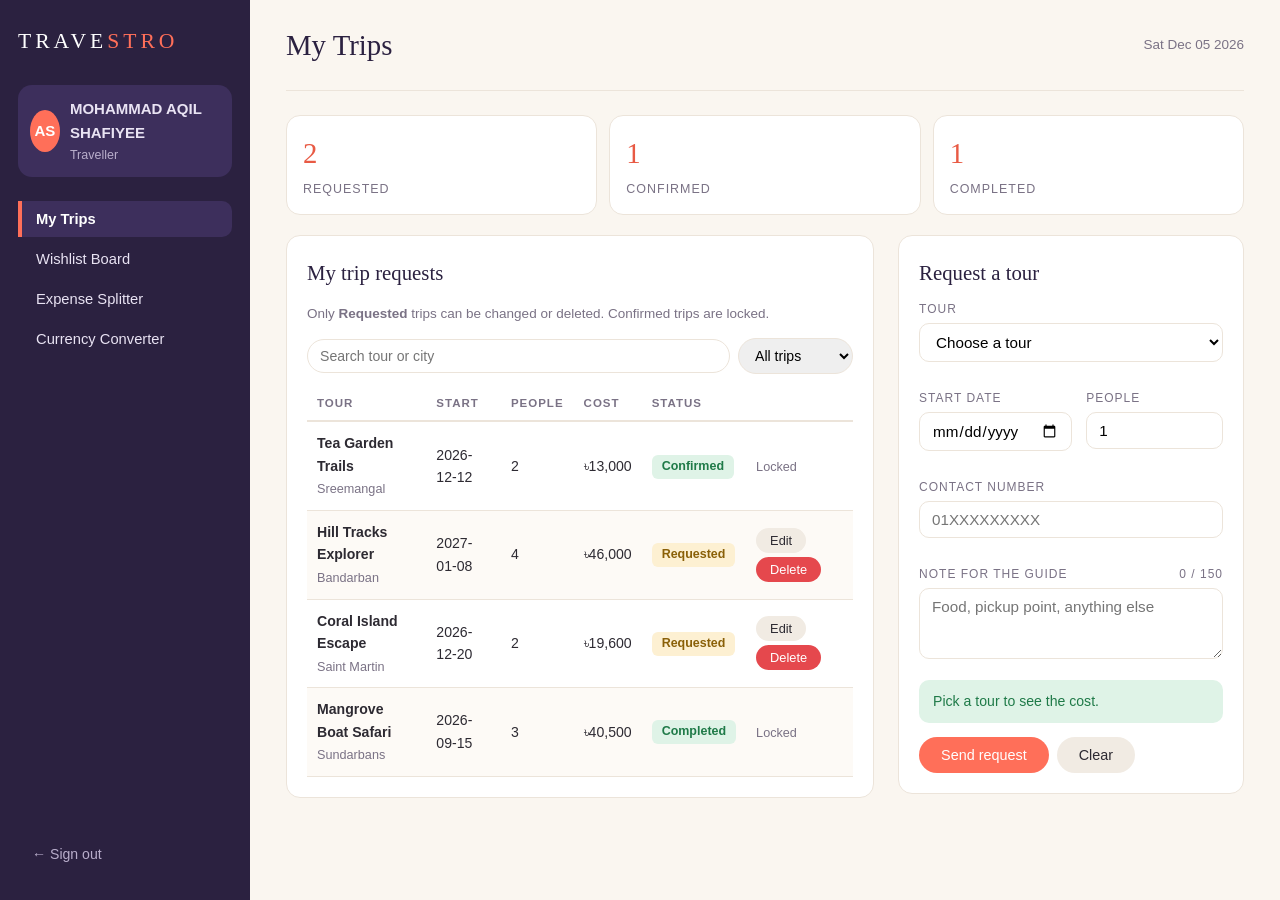
<file: traveler.html>
<!DOCTYPE html>
<html lang="en">

<head>
    <meta charset="UTF-8">
    <meta name="viewport" content="width=device-width, initial-scale=1.0">
    <meta name="description" content="TRAVESTRO traveller dashboard">
    <title>Traveller | TRAVESTRO</title>
    <link rel="stylesheet" href="css/style.css">
</head>

<body class="dash">

    <aside class="sidebar">
        <a href="index.html" class="logo">TRAVE<span>STRO</span></a>

        <div class="profile">
            <span class="avatar">AS</span>
            <div><strong>MOHAMMAD AQIL SHAFIYEE</strong><small>Traveller</small></div>
        </div>

        <button type="button" class="menu-link current" data-panel="panelTrips">My Trips</button>
        <button type="button" class="menu-link" data-panel="panelWishlist">Wishlist Board</button>
        <button type="button" class="menu-link" data-panel="panelSplitter">Expense Splitter</button>
        <button type="button" class="menu-link" data-panel="panelConverter">Currency Converter</button>

        <a href="signin.html" class="signout">&larr; Sign out</a>
    </aside>

    <div class="workspace">
        <header class="topbar">
            <h1 id="panelTitle">My Trips</h1>
            <span class="muted" id="todayText"></span>
        </header>

        <main>


            <section class="panel" id="panelTrips">
                <div class="tiles">
                    <div class="tile"><b id="nRequested">0</b><span>Requested</span></div>
                    <div class="tile"><b id="nConfirmed">0</b><span>Confirmed</span></div>
                    <div class="tile"><b id="nCompleted">0</b><span>Completed</span></div>
                </div>

                <div class="split">
                    <div class="box">
                        <h2>My trip requests</h2>
                        <p class="muted">Only <strong>Requested</strong> trips can be changed or deleted. Confirmed
                            trips are locked.</p>
                        <div class="toolbar">
                            <label for="tripSearch" class="hidden">Search</label>
                            <input type="text" id="tripSearch" placeholder="Search tour or city">
                            <label for="tripFilter" class="hidden">Status</label>
                            <select id="tripFilter">
                                <option value="">All trips</option>
                                <option>Requested</option>
                                <option>Confirmed</option>
                                <option>Completed</option>
                            </select>
                        </div>
                        <div class="table-scroll">
                            <table class="grid-table">
                                <thead>
                                    <tr>
                                        <th>Tour</th>
                                        <th>Start</th>
                                        <th>People</th>
                                        <th>Cost</th>
                                        <th>Status</th>
                                        <th></th>
                                    </tr>
                                </thead>
                                <tbody id="tripRows"></tbody>
                            </table>
                        </div>
                    </div>

                    <form class="box" id="tripForm" novalidate>
                        <h2 id="tripFormTitle">Request a tour</h2>
                        <div class="field">
                            <label for="tripTour">Tour</label>
                            <select id="tripTour"></select>
                            <small class="field-error" id="tripTourError"></small>
                        </div>
                        <div class="two-col">
                            <div class="field">
                                <label for="tripDate">Start date</label>
                                <input type="date" id="tripDate">
                                <small class="field-error" id="tripDateError"></small>
                            </div>
                            <div class="field">
                                <label for="tripPeople">People</label>
                                <input type="number" id="tripPeople" min="1" max="10" value="1">
                                <small class="field-error" id="tripPeopleError"></small>
                            </div>
                        </div>
                        <div class="field">
                            <label for="tripPhone">Contact number</label>
                            <input type="tel" id="tripPhone" placeholder="01XXXXXXXXX">
                            <small class="field-error" id="tripPhoneError"></small>
                        </div>
                        <div class="field">
                            <label for="tripNote">Note for the guide <span class="counter" id="noteCount">0 /
                                    150</span></label>
                            <textarea id="tripNote" rows="3" maxlength="150"
                                placeholder="Food, pickup point, anything else"></textarea>
                        </div>
                        <p class="notice good" id="tripEstimate">Pick a tour to see the cost.</p>
                        <div class="form-buttons">
                            <button type="submit" class="btn btn-coral" id="tripSaveBtn">Send request</button>
                            <button type="button" class="btn btn-light" id="tripCancelBtn">Clear</button>
                        </div>
                    </form>
                </div>
            </section>


            <section class="panel hidden" id="panelWishlist">
                <form class="box" id="wishForm" novalidate>
                    <h2>Add a dream place</h2>
                    <div class="toolbar">
                        <label for="wishPlace" class="hidden">Place</label>
                        <input type="text" id="wishPlace" placeholder="Place, e.g. Sajek Valley">
                        <label for="wishCountry" class="hidden">Country</label>
                        <input type="text" id="wishCountry" placeholder="Country">
                        <label for="wishStage" class="hidden">Stage</label>
                        <select id="wishStage">
                            <option>Dream</option>
                            <option>Planned</option>
                            <option>Visited</option>
                        </select>
                        <button type="submit" class="btn btn-coral">Add</button>
                    </div>
                    <small class="field-error" id="wishPlaceError"></small>
                    <small class="field-error" id="wishCountryError"></small>
                </form>

                <div class="board">
                    <div class="lane">
                        <h3>Dream <span class="muted" id="countDream"></span></h3>
                        <div id="laneDream"></div>
                    </div>
                    <div class="lane">
                        <h3>Planned <span class="muted" id="countPlanned"></span></h3>
                        <div id="lanePlanned"></div>
                    </div>
                    <div class="lane">
                        <h3>Visited <span class="muted" id="countVisited"></span></h3>
                        <div id="laneVisited"></div>
                    </div>
                </div>
            </section>


            <section class="panel hidden" id="panelSplitter">
                <div class="split">
                    <div>
                        <div class="box">
                            <h2>Group expenses</h2>
                            <div class="table-scroll">
                                <table class="grid-table">
                                    <thead>
                                        <tr>
                                            <th>What</th>
                                            <th>Amount</th>
                                            <th>Paid by</th>
                                            <th></th>
                                        </tr>
                                    </thead>
                                    <tbody id="expenseRows"></tbody>
                                </table>
                            </div>
                        </div>

                        <div class="box">
                            <h2>Who owes whom</h2>
                            <div class="tiles">
                                <div class="tile"><b id="totalSpent">৳0</b><span>Total spent</span></div>
                                <div class="tile"><b id="perHead">৳0</b><span>Each person's share</span></div>
                            </div>
                            <div id="balanceList"></div>
                        </div>
                    </div>

                    <div>
                        <form class="box" id="friendForm" novalidate>
                            <h2>Travel group</h2>
                            <div id="friendChips" class="chips"></div>
                            <div class="field">
                                <label for="friendName">Add a friend</label>
                                <input type="text" id="friendName" placeholder="First name">
                                <small class="field-error" id="friendNameError"></small>
                            </div>
                            <button type="submit" class="btn btn-light">Add friend</button>
                        </form>

                        <form class="box" id="expenseForm" novalidate>
                            <h2>Add an expense</h2>
                            <div class="field">
                                <label for="expTitle">What was it for?</label>
                                <input type="text" id="expTitle" placeholder="e.g. Bus tickets">
                                <small class="field-error" id="expTitleError"></small>
                            </div>
                            <div class="field">
                                <label for="expAmount">Amount (৳)</label>
                                <input type="number" id="expAmount" min="1">
                                <small class="field-error" id="expAmountError"></small>
                            </div>
                            <div class="field">
                                <label for="expPaidBy">Paid by</label>
                                <select id="expPaidBy"></select>
                                <small class="field-error" id="expPaidByError"></small>
                            </div>
                            <button type="submit" class="btn btn-coral">Add expense</button>
                        </form>
                    </div>
                </div>
            </section>


            <section class="panel hidden" id="panelConverter">
                <div class="split">
                    <form class="box" id="convertForm" novalidate>
                        <h2>Convert money</h2>
                        <div class="field">
                            <label for="convAmount">Amount</label>
                            <input type="number" id="convAmount" min="0" placeholder="e.g. 100">
                            <small class="field-error" id="convAmountError"></small>
                        </div>
                        <div class="two-col">
                            <div class="field">
                                <label for="convFrom">From</label>
                                <select id="convFrom"></select>
                            </div>
                            <div class="field">
                                <label for="convTo">To</label>
                                <select id="convTo"></select>
                                <small class="field-error" id="convToError"></small>
                            </div>
                        </div>
                        <div class="form-buttons">
                            <button type="submit" class="btn btn-coral">Convert</button>
                            <button type="button" class="btn btn-light" id="swapBtn">&#8645; Swap</button>
                        </div>
                        <p class="result-line hidden" id="convResult"></p>
                    </form>

                    <div class="box">
                        <h2>Today's sample rates</h2>
                        <p class="muted">Taka for 1 unit. These are fixed sample numbers for the prototype.</p>
                        <table class="grid-table">
                            <thead>
                                <tr>
                                    <th>Currency</th>
                                    <th>1 unit =</th>
                                </tr>
                            </thead>
                            <tbody id="rateRows"></tbody>
                        </table>
                    </div>
                </div>
            </section>

        </main>
    </div>

    <div id="toast" class="toast"></div>

    <script src="js/records.js"></script>
    <script src="js/helpers.js"></script>
    <script src="js/traveler.js"></script>
</body>

</html>
</file>
<file: css/style.css>
* {
    box-sizing: border-box;
}

body {
    margin: 0;
    font-family: Verdana, "Segoe UI", Tahoma, sans-serif;
    font-size: 15px;
    line-height: 1.6;
    color: #2d2a32;
    background: #faf6f0;
}

h1, h2, h3, h4 {
    font-family: Georgia, "Times New Roman", serif;
    font-weight: normal;
    margin: 0 0 0.5em;
    color: #2b2140;
}

a {
    color: #e85a44;
}

.hidden {
    display: none !important;
}

.muted {
    color: #7a7285;
    font-size: 0.9em;
}

.btn {
    display: inline-block;
    border: 2px solid transparent;
    border-radius: 30px;
    padding: 8px 20px;
    font-family: inherit;
    font-size: 0.9rem;
    cursor: pointer;
    text-decoration: none;
    transition: background 0.2s, transform 0.2s;
}

.btn:hover {
    transform: translateY(-1px);
}

.btn-coral {
    background: #ff6f59;
    color: #fff;
}

.btn-coral:hover {
    background: #e85a44;
}

.btn-plum {
    background: #2b2140;
    color: #fff;
}

.btn-ghost {
    background: transparent;
    border-color: #ff6f59;
    color: #e85a44;
}

.btn-light {
    background: #f1ebe3;
    color: #2d2a32;
}

.btn-ok {
    background: #3bb273;
    color: #fff;
}

.btn-danger {
    background: #e5484d;
    color: #fff;
}

.btn-mini {
    padding: 3px 12px;
    font-size: 0.8rem;
}

.tag {
    display: inline-block;
    padding: 2px 10px;
    border-radius: 6px;
    font-size: 0.78rem;
    font-weight: bold;
}

.tag.green  { background: #dff3e7; color: #1f7a48; }
.tag.amber  { background: #fdf0d2; color: #8a6008; }
.tag.red    { background: #fbe0e0; color: #a42a2e; }
.tag.blue   { background: #dfeaf8; color: #245d9c; }
.tag.grey   { background: #ecebef; color: #5c5866; }

.site-top {
    display: flex;
    justify-content: space-between;
    align-items: center;
    padding: 18px 6%;
    background: #2b2140;
}

.logo {
    font-family: Georgia, serif;
    font-size: 1.6rem;
    letter-spacing: 4px;
    color: #fff;
    text-decoration: none;
}

.logo span {
    color: #ff6f59;
}

.site-links a {
    color: #e9e3f3;
    text-decoration: none;
    margin-left: 22px;
    font-size: 0.9rem;
}

.site-links a:hover {
    color: #ff6f59;
}

.hero {
    display: grid;
    grid-template-columns: 1.2fr 1fr;
    gap: 40px;
    align-items: center;
    padding: 50px 6% 70px;
    background: #2b2140;
    color: #e9e3f3;
}

.hero h1 {
    color: #fff;
    font-size: 2.6rem;
    line-height: 1.2;
}

.hero h1 em {
    color: #ff6f59;
    font-style: normal;
}

.hero-search {
    display: flex;
    gap: 8px;
    background: #fff;
    padding: 8px;
    border-radius: 40px;
    margin-top: 24px;
    max-width: 520px;
}

.hero-search input {
    flex: 1;
    border: none;
    padding: 8px 14px;
    font-size: 1rem;
    font-family: inherit;
    border-radius: 30px;
}

.hero-search input:focus {
    outline: none;
}

.postcards {
    position: relative;
    height: 300px;
}

.postcard {
    position: absolute;
    width: 200px;
    height: 230px;
    border-radius: 14px;
    padding: 16px;
    color: #fff;
    border: 6px solid #fff;
}

.postcard strong {
    display: block;
    font-family: Georgia, serif;
    font-size: 1.3rem;
}

.postcard.one   { left: 0;    top: 30px; transform: rotate(-8deg); background: linear-gradient(160deg, #3bb273, #1d6b46); }
.postcard.two   { left: 130px; top: 0;   transform: rotate(4deg);  background: linear-gradient(160deg, #4a90d9, #234d80); }
.postcard.three { left: 250px; top: 50px; transform: rotate(10deg); background: linear-gradient(160deg, #ff6f59, #b8402f); }

.page-wrap {
    width: 88%;
    max-width: 1150px;
    margin: 40px auto;
}

.section-head {
    display: flex;
    justify-content: space-between;
    align-items: flex-end;
    flex-wrap: wrap;
    gap: 10px;
    margin-bottom: 18px;
}

.chips button {
    border: 1px solid #ece4da;
    background: #fff;
    border-radius: 20px;
    padding: 5px 14px;
    margin: 0 4px 4px 0;
    cursor: pointer;
    font-family: inherit;
    font-size: 0.85rem;
}

.chips button.on {
    background: #2b2140;
    color: #fff;
    border-color: #2b2140;
}

.tour-grid {
    display: grid;
    grid-template-columns: repeat(auto-fill, minmax(240px, 1fr));
    gap: 20px;
}

.tour-card {
    background: #ffffff;
    border-radius: 14px;
    border: 1px solid #ece4da;
    overflow: hidden;
}

.tour-band {
    height: 90px;
    padding: 12px 14px;
    color: #fff;
    font-size: 0.8rem;
    letter-spacing: 1px;
    text-transform: uppercase;
}

.band-Nature    { background: linear-gradient(120deg, #3bb273, #1d6b46); }
.band-Beach     { background: linear-gradient(120deg, #4a90d9, #234d80); }
.band-Adventure { background: linear-gradient(120deg, #ff6f59, #b8402f); }
.band-Heritage  { background: linear-gradient(120deg, #a17bd1, #5b3c8a); }

.tour-body {
    padding: 14px 16px 16px;
}

.tour-body h3 {
    font-size: 1.15rem;
    margin-bottom: 4px;
}

.tour-price {
    font-family: Georgia, serif;
    font-size: 1.25rem;
    color: #e85a44;
}

.tour-meta {
    display: flex;
    flex-wrap: wrap;
    gap: 6px;
    margin: 8px 0;
}

.steps-row {
    display: grid;
    grid-template-columns: repeat(3, 1fr);
    gap: 20px;
    counter-reset: step;
}

.step-box {
    background: #ffffff;
    border-radius: 14px;
    padding: 20px;
    border-top: 4px solid #ff6f59;
}

.step-box b {
    font-family: Georgia, serif;
    font-size: 2rem;
    color: #ff6f59;
}

.roles-strip {
    display: grid;
    grid-template-columns: repeat(4, 1fr);
    gap: 14px;
}

.role-box {
    background: #2b2140;
    color: #e9e3f3;
    border-radius: 14px;
    padding: 18px;
}

.role-box h3 {
    color: #fff;
}

.site-foot {
    background: #2b2140;
    color: #cfc6dd;
    padding: 30px 6%;
    display: grid;
    grid-template-columns: 2fr 1fr 1fr;
    gap: 30px;
    font-size: 0.88rem;
}

.site-foot h4 {
    color: #fff;
}

.site-foot a {
    color: #cfc6dd;
}

.auth-page {
    display: grid;
    grid-template-columns: 1fr 1.3fr;
    min-height: 100vh;
}

.auth-side {
    background: #2b2140;
    color: #e9e3f3;
    padding: 50px 8%;
    display: flex;
    flex-direction: column;
    justify-content: space-between;
}

.auth-side h2 {
    color: #fff;
    font-size: 2rem;
}

.auth-main {
    padding: 50px 8%;
}

.auth-box {
    max-width: 520px;
}

.demo-list {
    background: #fff;
    border: 1px dashed #ece4da;
    border-radius: 14px;
    padding: 12px 16px;
    margin-top: 24px;
    font-size: 0.85rem;
}

.demo-list code {
    background: #f1ebe3;
    padding: 1px 6px;
    border-radius: 4px;
}

.role-picker {
    display: grid;
    grid-template-columns: repeat(3, 1fr);
    gap: 10px;
    margin-bottom: 8px;
}

.role-option {
    border: 2px solid #ece4da;
    border-radius: 14px;
    padding: 12px;
    background: #fff;
    cursor: pointer;
    text-align: center;
    font-size: 0.85rem;
}

.role-option input {
    display: block;
    margin: 0 auto 4px;
}

.role-option.picked {
    border-color: #ff6f59;
    background: #fff3f0;
}

.strength {
    height: 6px;
    background: #ece4da;
    border-radius: 6px;
    margin-top: 6px;
    overflow: hidden;
}

.strength-fill {
    height: 100%;
    width: 0;
    background: #e5484d;
    transition: width 0.3s;
}

.postcard {
    overflow: hidden;
    padding: 0;
}

.postcard img {
    width: 100%;
    height: 100%;
    display: block;
}

.postcard-label {
    position: absolute;
    top: 0;
    left: 0;
    right: 0;
    padding: 10px 12px;
    background: rgba(43, 33, 64, 0.6);
    font-size: 0.85rem;
}

.auth-side {
    position: sticky;
    top: 0;
    height: 100vh;
    overflow: hidden;
}

.side-photo {
    position: absolute;
    top: 0;
    left: 0;
    width: 100%;
    height: 100%;
    object-fit: cover;
}

.auth-side .logo {
    position: relative;
    text-shadow: 0 2px 8px rgba(0, 0, 0, 0.7);
}

.switch-line {
    margin-top: 20px;
    padding-top: 16px;
    border-top: 1px solid #ece4da;
}

.field {
    margin-bottom: 14px;
}

.field label,
.field .label {
    display: block;
    font-size: 0.75rem;
    text-transform: uppercase;
    letter-spacing: 1px;
    color: #7a7285;
    margin-bottom: 4px;
}

.field input[type="text"],
.field input[type="email"],
.field input[type="password"],
.field input[type="tel"],
.field input[type="number"],
.field input[type="date"],
.field input[type="time"],
.field select,
.field textarea {
    width: 100%;
    padding: 9px 12px;
    border: 1.5px solid #ece4da;
    border-radius: 10px;
    font-family: inherit;
    font-size: 0.95rem;
    background: #fff;
}

.field input:focus,
.field select:focus,
.field textarea:focus {
    outline: none;
    border-color: #ff6f59;
}

.field .check {
    display: inline-block;
    margin-right: 14px;
    font-size: 0.9rem;
    text-transform: none;
    letter-spacing: 0;
    color: #2d2a32;
}

.is-invalid {
    border-color: #e5484d !important;
    background: #fff7f7 !important;
}

.field-error {
    display: block;
    color: #e5484d;
    font-size: 0.8rem;
    min-height: 1em;
}

.two-col {
    display: grid;
    grid-template-columns: 1fr 1fr;
    gap: 0 14px;
}

fieldset {
    border: 1.5px dashed #ece4da;
    border-radius: 14px;
    padding: 12px 16px 4px;
    margin: 0 0 16px;
}

legend {
    font-family: Georgia, serif;
    color: #e85a44;
    padding: 0 6px;
}

.form-buttons {
    display: flex;
    gap: 8px;
    flex-wrap: wrap;
}

.dash {
    display: grid;
    grid-template-columns: 250px 1fr;
    min-height: 100vh;
}

.sidebar {
    background: #2b2140;
    color: #e9e3f3;
    padding: 24px 18px;
    display: flex;
    flex-direction: column;
}

.sidebar .logo {
    font-size: 1.35rem;
    margin-bottom: 26px;
}

.profile {
    display: flex;
    align-items: center;
    gap: 10px;
    padding: 12px;
    background: #3d2f5c;
    border-radius: 14px;
    margin-bottom: 24px;
}

.avatar {
    width: 42px;
    height: 42px;
    border-radius: 50%;
    background: #ff6f59;
    color: #fff;
    display: flex;
    align-items: center;
    justify-content: center;
    font-weight: bold;
}

.profile small {
    display: block;
    color: #b9aecb;
}

.menu-link {
    display: block;
    width: 100%;
    text-align: left;
    background: transparent;
    border: none;
    border-left: 4px solid transparent;
    color: #e9e3f3;
    padding: 10px 14px;
    margin-bottom: 4px;
    border-radius: 0 10px 10px 0;
    font-family: inherit;
    font-size: 0.92rem;
    cursor: pointer;
}

.menu-link:hover {
    background: #3d2f5c;
}

.menu-link.current {
    background: #3d2f5c;
    border-left-color: #ff6f59;
    color: #fff;
    font-weight: bold;
}

.signout {
    margin-top: auto;
    color: #b9aecb;
    text-decoration: none;
    font-size: 0.88rem;
    padding: 10px 14px;
}

.signout:hover {
    color: #ff6f59;
}

.workspace {
    padding: 0 36px 40px;
}

.topbar {
    display: flex;
    justify-content: space-between;
    align-items: center;
    padding: 22px 0;
    border-bottom: 1px solid #ece4da;
    margin-bottom: 24px;
}

.topbar h1 {
    margin: 0;
    font-size: 1.8rem;
}

.split {
    display: grid;
    grid-template-columns: 1.7fr 1fr;
    gap: 24px;
    align-items: start;
}

.box {
    background: #ffffff;
    border: 1px solid #ece4da;
    border-radius: 14px;
    padding: 20px;
    margin-bottom: 20px;
}

.box h2 {
    font-size: 1.3rem;
}

.toolbar {
    display: flex;
    gap: 8px;
    flex-wrap: wrap;
    align-items: center;
    margin-bottom: 12px;
}

.toolbar input,
.toolbar select {
    padding: 8px 12px;
    border: 1.5px solid #ece4da;
    border-radius: 20px;
    font-family: inherit;
    font-size: 0.88rem;
}

.toolbar input {
    flex: 1;
    min-width: 170px;
}

.table-scroll {
    overflow-x: auto;
}

.grid-table {
    width: 100%;
    border-collapse: collapse;
    font-size: 0.88rem;
}

.grid-table th {
    text-align: left;
    font-size: 0.72rem;
    text-transform: uppercase;
    letter-spacing: 1px;
    color: #7a7285;
    padding: 8px 10px;
    border-bottom: 2px solid #ece4da;
}

.grid-table td {
    padding: 10px;
    border-bottom: 1px solid #ece4da;
    vertical-align: middle;
}

.grid-table tbody tr:nth-child(even) {
    background: #fdfaf6;
}

.grid-table td .btn {
    margin: 2px 0;
}

.tiles {
    display: grid;
    grid-template-columns: repeat(auto-fit, minmax(130px, 1fr));
    gap: 12px;
    margin-bottom: 20px;
}

.tile {
    background: #ffffff;
    border: 1px solid #ece4da;
    border-radius: 14px;
    padding: 14px 16px;
}

.tile b {
    display: block;
    font-family: Georgia, serif;
    font-size: 1.8rem;
    font-weight: normal;
    color: #e85a44;
}

.tile span {
    font-size: 0.78rem;
    color: #7a7285;
    text-transform: uppercase;
    letter-spacing: 1px;
}

.item-card {
    border: 1px solid #ece4da;
    border-left: 5px solid #4a90d9;
    border-radius: 10px;
    padding: 12px 14px;
    margin-bottom: 10px;
    background: #fff;
}

.item-card.High   { border-left-color: #e5484d; }
.item-card.Medium { border-left-color: #f2b134; }
.item-card.Low    { border-left-color: #3bb273; }

.item-card h4 {
    margin-bottom: 2px;
}

.item-row {
    display: flex;
    justify-content: space-between;
    align-items: center;
    gap: 10px;
    flex-wrap: wrap;
}

.board {
    display: grid;
    grid-template-columns: repeat(3, 1fr);
    gap: 16px;
}

.lane {
    background: #f3ede5;
    border-radius: 14px;
    padding: 12px;
    min-height: 200px;
}

.lane h3 {
    font-size: 1.05rem;
}

.wish {
    background: #fff;
    border-radius: 10px;
    padding: 10px 12px;
    margin-bottom: 8px;
    border: 1px solid #ece4da;
}

.timeline {
    border-left: 3px solid #ff6f59;
    margin-left: 8px;
    padding-left: 18px;
}

.stop {
    position: relative;
    margin-bottom: 14px;
}

.stop::before {
    content: "";
    position: absolute;
    left: -26px;
    top: 6px;
    width: 13px;
    height: 13px;
    border-radius: 50%;
    background: #ff6f59;
    border: 3px solid #faf6f0;
}

.reply-box {
    width: 100%;
    padding: 8px 10px;
    border: 1.5px solid #ece4da;
    border-radius: 10px;
    font-family: inherit;
    margin-bottom: 6px;
}

.stars {
    color: #f2b134;
    letter-spacing: 2px;
}

.big-number {
    font-family: Georgia, serif;
    font-size: 2.6rem;
    color: #2b2140;
}

.cal-cell {
    width: 100%;
    border: none;
    border-radius: 8px;
    padding: 8px 4px;
    font-family: inherit;
    font-size: 0.8rem;
    cursor: pointer;
}

.cal-cell.free    { background: #dff3e7; color: #1f7a48; }
.cal-cell.blocked { background: #fbe0e0; color: #a42a2e; }
.cal-cell.closed  { background: #ecebef; color: #8a8692; cursor: not-allowed; }

.bus {
    display: inline-block;
    background: #f3ede5;
    border-radius: 30px 30px 12px 12px;
    padding: 20px;
}

.seat-grid {
    display: grid;
    grid-template-columns: 46px 46px 30px 46px 46px;
    gap: 8px;
}

.seat {
    height: 42px;
    border: 2px solid #3bb273;
    background: #fff;
    border-radius: 8px 8px 4px 4px;
    font-family: inherit;
    font-size: 0.8rem;
    cursor: pointer;
}

.seat.taken {
    background: #e5484d;
    border-color: #e5484d;
    color: #fff;
}

.seat.picked {
    background: #f2b134;
    border-color: #f2b134;
}

.legend span {
    display: inline-block;
    margin-right: 14px;
    font-size: 0.82rem;
}

.result-line {
    font-family: Georgia, serif;
    font-size: 1.6rem;
    color: #2b2140;
    background: #f3ede5;
    border-radius: 14px;
    padding: 14px 18px;
    margin: 10px 0;
}

.counter {
    float: right;
    font-size: 0.75rem;
    color: #7a7285;
}

.toast {
    position: fixed;
    right: 24px;
    bottom: 24px;
    background: #2b2140;
    color: #fff;
    padding: 12px 20px;
    border-radius: 10px;
    border-left: 6px solid #3bb273;
    opacity: 0;
    transform: translateY(20px);
    transition: opacity 0.3s, transform 0.3s;
    pointer-events: none;
    max-width: 340px;
    z-index: 50;
}

.toast.show {
    opacity: 1;
    transform: translateY(0);
}

.toast.bad {
    border-left-color: #e5484d;
}

.notice {
    padding: 10px 14px;
    border-radius: 10px;
    margin-bottom: 14px;
    font-size: 0.88rem;
}

.notice.bad  { background: #fbe0e0; color: #a42a2e; }
.notice.good { background: #dff3e7; color: #1f7a48; }

@media (max-width: 900px) {
    .hero,
    .auth-page,
    .split,
    .site-foot {
        grid-template-columns: 1fr;
    }

    .postcards {
        display: none;
    }

    .auth-side {
        position: relative;
        height: 260px;
    }

    .steps-row,
    .roles-strip,
    .board {
        grid-template-columns: 1fr 1fr;
    }

    .dash {
        grid-template-columns: 1fr;
    }

    .sidebar {
        flex-direction: row;
        flex-wrap: wrap;
        align-items: center;
        gap: 6px;
        padding: 14px;
    }

    .sidebar .logo,
    .profile {
        margin-bottom: 0;
    }

    .menu-link {
        width: auto;
        border-left: none;
        border-radius: 20px;
    }

    .signout {
        margin-top: 0;
    }

    .workspace {
        padding: 0 16px 30px;
    }
}

@media (max-width: 560px) {
    .steps-row,
    .roles-strip,
    .board,
    .two-col,
    .role-picker {
        grid-template-columns: 1fr;
    }

    .hero h1 {
        font-size: 1.9rem;
    }

    .site-links a {
        margin-left: 10px;
    }
}
</file>
